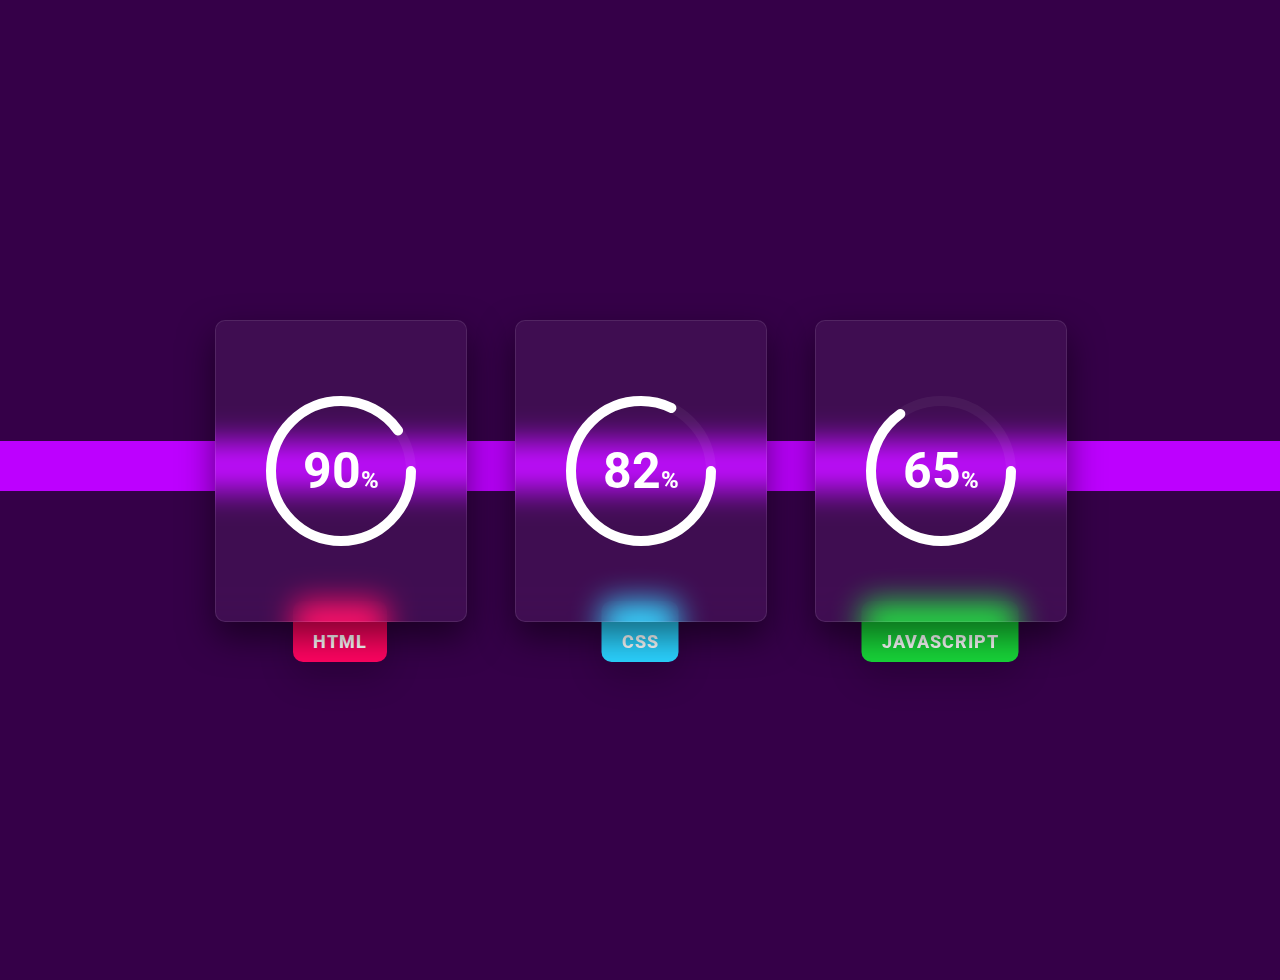
<file: Glassmorphism Cricle Progress/index.html>
<!DOCTYPE html>
<html>
    <head>
        <meta charset="UTF-8">
        <title>Glassmorphism Cricle Progress</title>
        <link rel="stylesheet" type="text/css" href="style.css">
    </head>
    <body>
        <section>
            <div class="container">
                <div class="card">
                    <div class="box">
                        <div>
                            <div class="percent">
                                <svg>
                                    <circle cx="70" cy="70" r="70"></circle>
                                    <circle cx="70" cy="70" r="70"></circle>
                                </svg>
                                <div class="number">
                                    <h2>90<span>%</span></h2>
                                </div>
                            </div>
                        </div>
                    </div>
                    <div class="text">Html</div>
                </div>
                <div class="card">
                    <div class="box">
                        <div>
                            <div class="percent">
                                <svg>
                                    <circle cx="70" cy="70" r="70"></circle>
                                    <circle cx="70" cy="70" r="70"></circle>
                                </svg>
                                <div class="number">
                                    <h2>82<span>%</span></h2>
                                </div>
                            </div>
                        </div>
                    </div>
                    <div class="text">CSS</div>
                </div>
                <div class="card">
                    <div class="box">
                        <div>
                            <div class="percent">
                                <svg>
                                    <circle cx="70" cy="70" r="70"></circle>
                                    <circle cx="70" cy="70" r="70"></circle>
                                </svg>
                                <div class="number">
                                    <h2>65<span>%</span></h2>
                                </div>
                            </div>
                        </div>
                    </div>
                    <div class="text">Javascript</div>
                </div>
            </div>
        </section>
    </body>
</html>
</file>
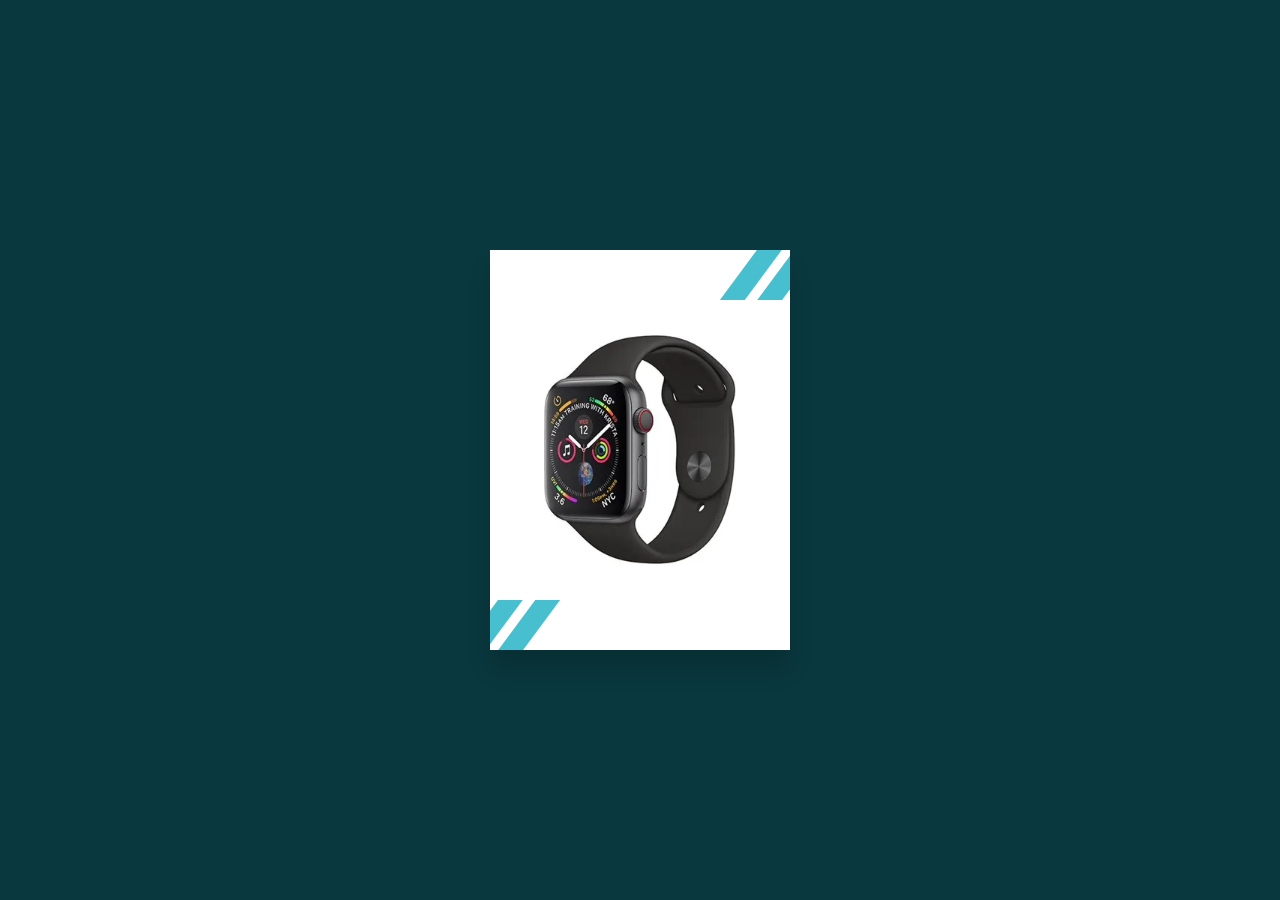
<file: Only CSS WATCH /index.html>
<!DOCTYPE html>
<html>
<head>
    <title>3d Product Hover Effects</title>
    <link rel="stylesheet" type="text/css" href="style.css">
</head>
<body>
    <div class="card">
        <div class="cover">
            <img src="watch1.png">
        </div>
        <div class="details">
            <div>
                <img src="watch2.png">
                <h3>New Apple watch</h3>
                <h2><sup>$</sup>450</h2>
                <a href="#">Buy now</a>
            </div>
        </div>
    </div>
</body>
</html>
</file>
<file: Glassmorphism Cricle Progress/style.css>
@import url('https://fonts.googleapis.com/css?family=Roboto:300,400,500,700,900&display=swap');
*
{
    margin: 0;
    padding: 0;
    font-family: 'Roboto', sans-serif;
}

section
{
    position: relative;
    display: flex;
    justify-content: center;
    align-items: center;
    padding: 40px 0;
    min-height: 100vh;
    background: #350048;
}

section::before
{
    content: '';
    position: absolute;
    top: 45%;
    left: 0;
    width: 100%;
    height: 50px;
    background: #bd00ff;
}

.container
{
    width: 900px;
    display: flex;
    flex-wrap: wrap;
    justify-content: space-around;
}

.container .card
{
    position: relative;
    width: 250px;
    height: 300px;
    text-align: center;
    z-index: 10;
    margin: 20px 20px 60px;
}

.container .card .box
{
    position: absolute;
    top: 0;
    left: 0;
    width: 100%;
    height: 100%;
    display: flex;
    justify-content: center;
    align-items: center;
    background: rgba(255,255,255,0.05);
    box-shadow: 0 15px 35px rgba(0,0,0,0.5);
    backdrop-filter: blur(15px);
    border: 1px solid rgba(255,255,255,0.1);
    z-index: 10;
    border-radius: 10px;
}

.percent
{
    position: relative;
    width: 150px;
    height: 150px;
    border-radius: 50%;
    z-index: 100;
}

.percent .number
{
    position: absolute;
    top: 0;
    left: 0;
    width: 100%;
    height: 100%;
    display: flex;
    justify-content: center;
    align-items: center;
}

.percent .number h2
{
    color: #fff;
    font-weight: 700;
    font-size: 50px;
}


.percent .number h2 span
{
    font-size: 24px;

}

.text
{
    position: absolute;
    bottom: -42px;
    left: 50%;
    transform: translateX(-50%);
    text-align: center;
    padding: 30px 20px 10px;
    background: #f00;
    border-radius: 10px;
    font-weight: 800;
    font-size: 18px;
    letter-spacing: 1px;
    text-transform: uppercase;
    box-shadow: 0 15px 35px rgba(0,0,0,0.2);
    z-index: 1;
    pointer-events: none;
    transition: bottom 0.5s, z-inde 0s, transform 0.5s, transform 0.5s;
    transition-delay: 0.5s, 0.5s, 0s, 0.5s;
    color: #fff;
}

.card:hover .text
{
    transition-delay: 0s, 0.5s, 0.5s, 0s;
    bottom: -70px;
    z-index: 11;
    transform: translateX(-50%) translateY(-50px);
    padding: 10px 20px 10px;
}


.card:nth-child(1) .text
{
    background: #ff0461;
}

.card:nth-child(2) .text
{
    background: #2bd2ff;
}

.card:nth-child(3) .text
{
    background: #18d539;
}

svg
{
    position: relative;
    width: 150px;
    height: 150px;
}

svg circle
{
    width: 100%;
    height: 100%;
    fill: none;
    stroke-width: 10;
    stroke: rgba(255,255,255,0.05);
    transform: translate(5px, 5px );
    stroke-linecap: round;
}

svg circle:nth-child(2)
{
    stroke: #fff;
    stroke-dasharray: 440px;
    stroke-dashoffset: 440px;
}

.card:nth-child(1) svg circle:nth-child(2)
{
    stroke-dashoffset: calc(440px - (440px * 90) / 100);
}

.card:nth-child(2) svg circle:nth-child(2)
{
    stroke-dashoffset: calc(440px - (440px * 82) / 100);
}

.card:nth-child(3) svg circle:nth-child(2)
{
    stroke-dashoffset: calc(440px - (440px * 65) / 100);
}
</file>
<file: Only CSS WATCH /style.css>
@import url('https://fonts.googleapis.com/css?family=Poppins:100,200,300,400,500,600,700,800,900');
*
{
    margin: 0;
    padding: 0;
    box-sizing: border-box;
    font-family: 'Poppins', sans-serif;
}
body
{
    display: flex;
    justify-content: center;
    align-items: center;
    min-height: 100vh;
    background: #09383e;
}
.card
{
    position: relative;
    width: 300px;
    height: 400px;
    background: #fff;
    transform-style: preserve-3d;
    transform: perspective(2000px);
    transition: 1s;
    box-shadow: inset 300px 0 50px rgba(0, 0, 0, 0.15), 0 20px 20px rgba(0, 0, 0, 0.15);
}

.card:hover
{
    transform: perspective(2000px) translateX(50%);
    box-shadow: inset 20px 0 50px rgba(0, 0, 0, 0.15), 0 10px 10px rgba(0, 0, 0, 0.15);
}

.card .cover
{
    position: relative;
    width:  100%;
    height: 100%;
    background: #fff;
    z-index: 2;
    display: flex;
    justify-content: center;
    align-items: center;
    transform-style: preserve-3d;
    overflow: hidden;
    transition: 1s ease-in-out;
    transform-origin: left;
}

.card:hover .cover
{
    transform: rotateY(-180deg);
}

.card .cover img
{
    max-width: 100%;
    z-index: 1;
}

.card .cover::before
{
    content: '';
    position: absolute;
    width: 10px;
    height: 150%;
    background: #fff;
    transform: rotate(36.5deg);
    box-shadow: 0 0 0 20px #47bfce;
    transition: 0.5s;
    transition-delay: 1s;
}

.card:hover .cover::before
{
    width: 10px;
    box-shadow: 0 0 0 250px #47bfce;
    transform: rotate(143.5deg);
}

.card .details
{
    position: absolute;
    top: 0;
    left: 0;
    width: 100%;
    height: 100%;
    display: flex;
    justify-content: center;
    align-items: center;
    overflow: hidden;
    text-align: center;
    z-index: 1;
}

.card .details h3
{
    font-weight: 500;
    margin: 5px 0;
}

.card .details h2
{
    font-size: 1.5em;
    color: #e82a5b;
    font-weight: 600;
}

.card .details a
{
    display: inline-block;
    padding: 8px 20px;
    background: #47bfce;
    color: #fff;
    margin-top: 5px;
    letter-spacing: 1px;
    border-radius: 25px;
    font-weight: 500;
    text-decoration: none;
}
</file>
